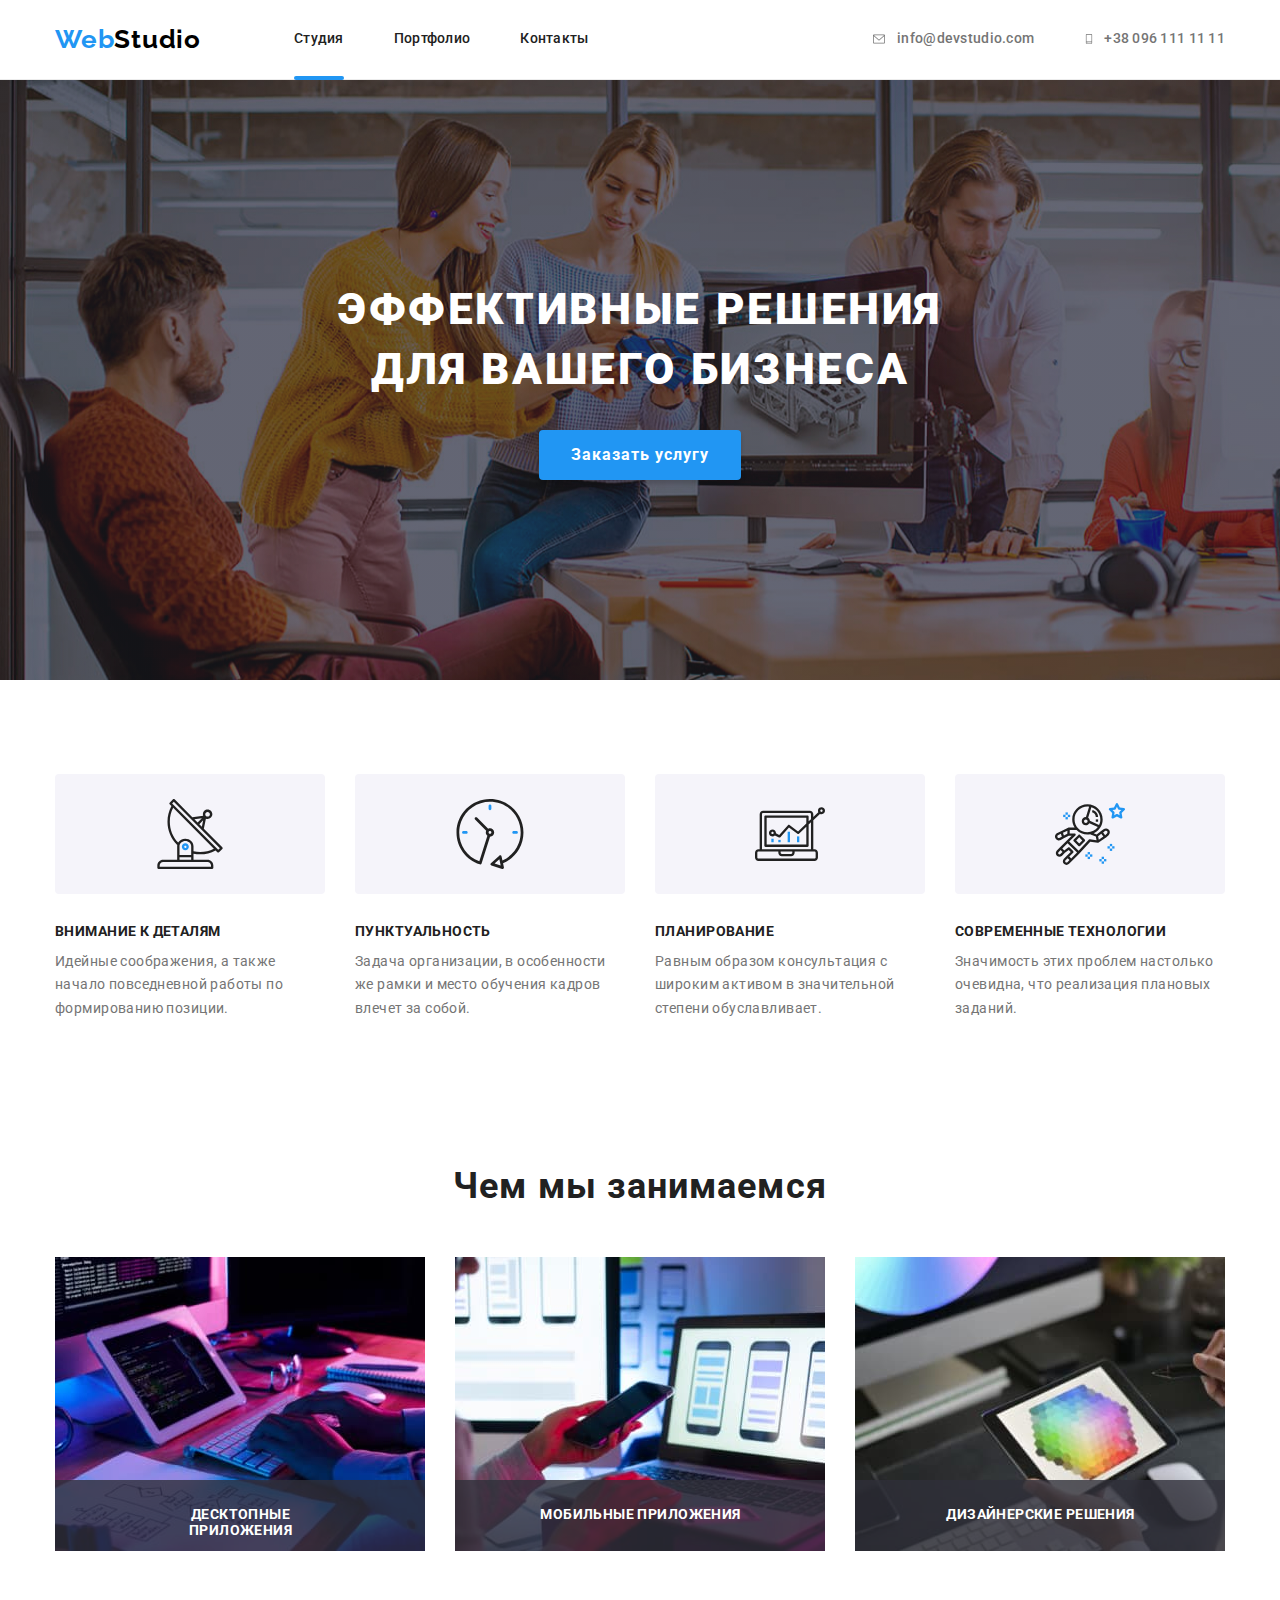
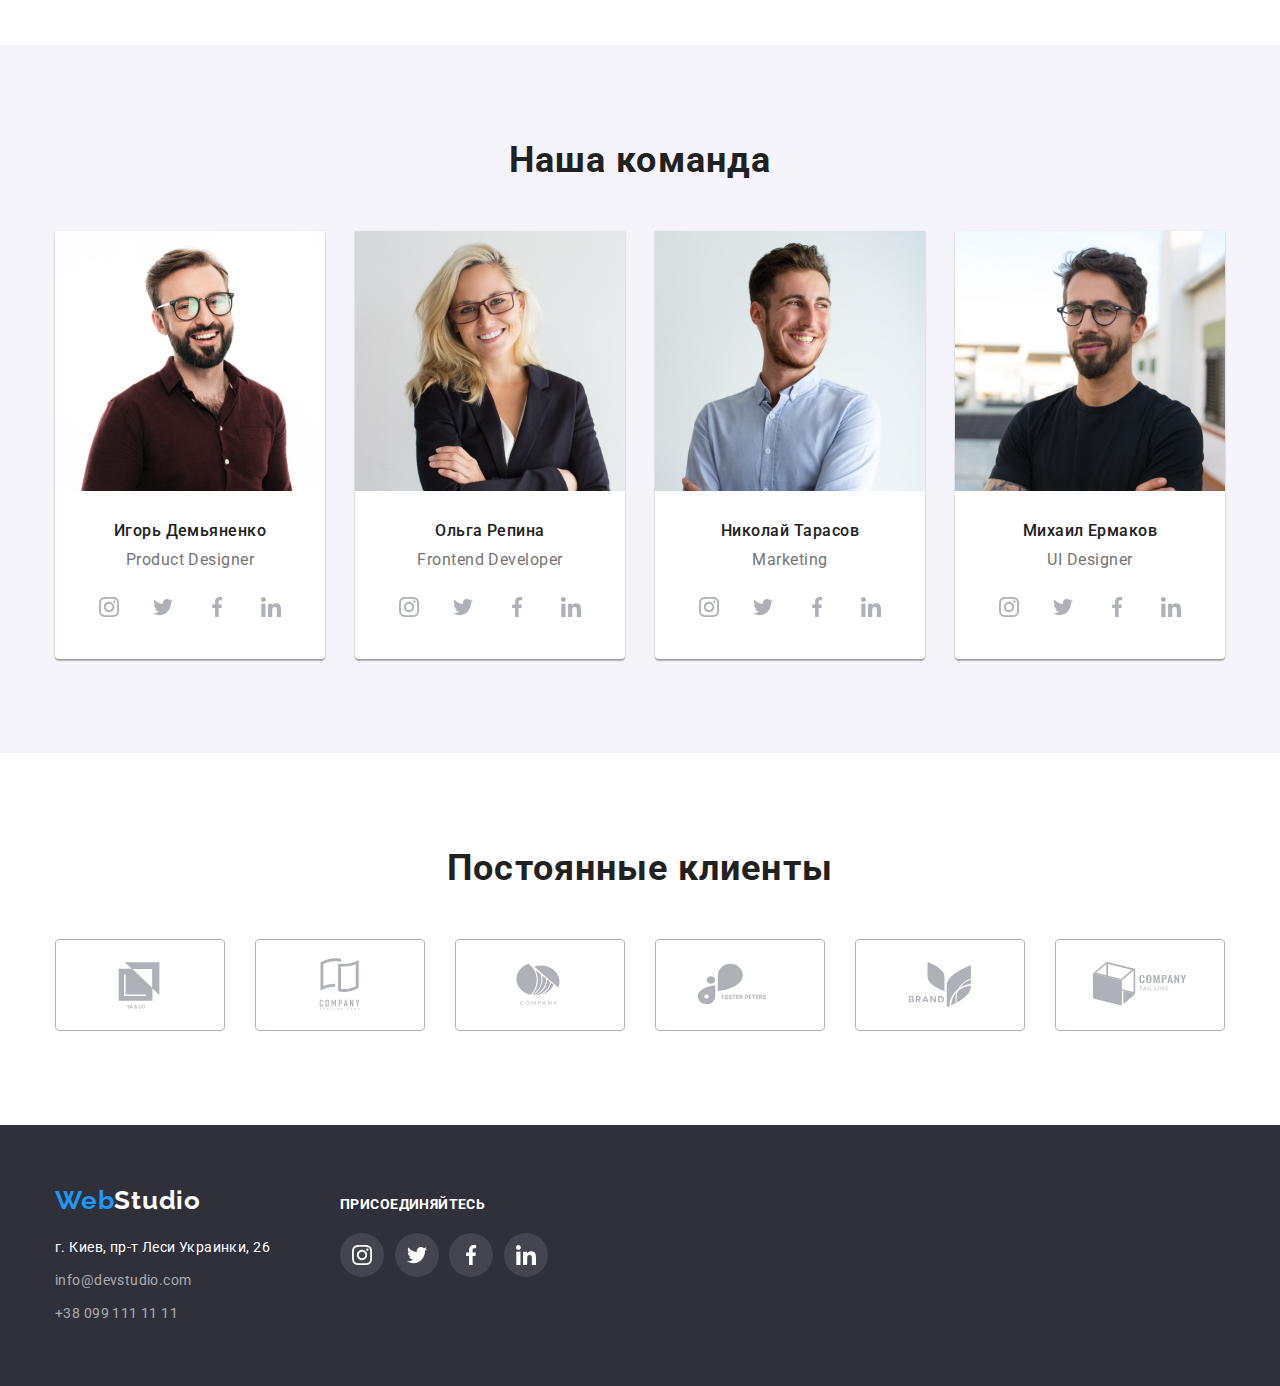
<file: index.html>
<!DOCTYPE html>
<html lang="ru">
<head>
    <meta charset="UTF-8">
    <meta http-equiv="X-UA-Compatible" content="IE=edge">
    <meta name="viewport" content="width=device-width, initial-scale=1.0">
    <title lang="en">WebStudio</title>
    <link rel="preconnect" href="https://fonts.googleapis.com">
    <link rel="preconnect" href="https://fonts.gstatic.com" crossorigin>
    <link href="https://fonts.googleapis.com/css2?family=Raleway:wght@700&family=Roboto:wght@400;500;700;900&display=swap"
        rel="stylesheet">
    <link rel="stylesheet" href="https://cdn.jsdelivr.net/npm/modern-normalize@1.1.0/modern-normalize.min.css">
    <link rel="stylesheet" href="./css/styles.css">
</head>
<body>
    <!-- Topline -->
    <header class="page-header">
        <div class="container page-header-container">
        <nav class="page-nav-header">
        <a class="logo link" href="">Web<span class="logo-color-b">Studio</span></a>
        <ul class="menu list">
            <li class="menu-item">
                <a class="menu-link current link" href="./index.html">Студия</a>
            </li>
            <li class="menu-item">
                <a class="menu-link link" href="./portfolio.html">Портфолио</a>
            </li>
            <li class="menu-item">
                <a class="menu-link link" href="#footer">Контакты</a>
            </li>
        </ul>
        </nav>
        <ul class="menu-contact list">
            <li class="menu-contact-item">    
        <a class="contact-mail link" href="mailto:info@devstudio.com">
            <svg class="email-icon" width="16" height="12">
                <use href="./img/icons/sprite.svg#icon-envelope"></use>
            </svg>
            info@devstudio.com</a>
            </li>
            <li class="menu-contact-item">    
        <a class="contact-phone link" href="tel:+380961111111">
            <svg class="phone-icon" width="10" height="16">
                <use href="./img/icons/sprite.svg#icon-smartphone"></use>
            </svg>
            +38 096 111 11 11</a>
            </li>
        </ul>
        </div>
    </header>
    <!-- /TopLine -->
    <main class="main-page">
        <!-- Hero -->
        <section class="hero">
            <div class="container">
            <h1 class="hero-title">Эффективные решения для вашего бизнеса</h1>
            <button class="modal-button" type="button" data-modal-open>Заказать услугу</button>
            </div>
        </section>
        <!-- /Hero -->
        <!-- Advantage -->
        <section class="advantage">
            <div class="container">
            <h2 hidden>Advantage</h2>
            <ul class="advantage-list">
                    <li class="advantage-item list">
                        <div class="advantage-container-icon">
                        <svg class="advantage-icon" width="70" height="70">
                            <use href="./img/icons/sprite.svg#icon-antenna"></use>
                        </svg>
                        </div>
                        <div class="advanrage-item-label">
                        <h3 class="advantage-title">Внимание к деталям</h3>
                        <p class="advantage-text">
                            Идейные соображения, а также начало повседневной работы по формированию позиции.
                        </p>
                        </div>
                    </li>
                    <li class="advantage-item list">
                        <div class="advantage-container-icon">
                        <svg class="advantage-icon" width="70" height="70">
                            <use href="./img/icons/sprite.svg#icon-clock"></use>
                        </svg>
                        </div>
                        <h3 class="advantage-title">Пунктуальность</h3>
                        <p class="advantage-text">
                            Задача организации, в особенности же рамки и место обучения кадров влечет за собой.
                        </p>
                    </li>
                    <li class="advantage-item list">
                        <div class="advantage-container-icon">
                        <svg class="advantage-icon" width="70" height="70">
                            <use href="./img/icons/sprite.svg#icon-diagram"></use>
                        </svg>
                        </div>
                        <h3 class="advantage-title">Планирование</h3>
                        <p class="advantage-text">
                            Равным образом консультация с широким активом в значительной степени обуславливает.
                        </p>
                    </li>
                    <li class="advantage-item list">
                        <div class="advantage-container-icon">
                        <svg class="advantage-icon" width="70" height="70">
                            <use href="./img/icons/sprite.svg#icon-astronaut"></use>
                        </svg>
                        </div>
                        <h3 class="advantage-title">Современные технологии</h3>
                        <p class="advantage-text">
                            Значимость этих проблем настолько очевидна, что реализация плановых заданий.
                        </p>
                    </li>
            </ul>
            </div>
        </section>
        <!-- /Advantage -->
        <!-- Occupation -->
        <section class="occupation">
            <div class="container">
            <h2 class="occupation-title">Чем мы занимаемся</h2>
            <ul class="occupation-list">
                <li class="occupation-item list">
                    <img class="occupation-img"
                    src="./img/occupation/photo-1.jpg" 
                    alt="фото гаджетов"
                    width="370"
                    height="294"
                    />
                    <p class="occupation-description">Десктопные приложения</p>
                </li>
                <li class="occupation-item list">
                    <img class="occupation-img"
                    src="./img/occupation/photo-2.jpg" 
                    alt="фото гаджетов"
                    width="370"
                    height="294"
                    />
                    <p class="occupation-description">Мобильные приложения</p>
                </li>
                <li class="occupation-item list">
                    <img class="occupation-img"
                    src="./img/occupation/photo-3.jpg" 
                    alt="фото гаджетов"
                    width="370"
                    height="294"
                    />
                    <p class="occupation-description">Дизайнерские решения</p>
                </li>
            </ul>
            </div>
        </section>
        <!-- /Occupation -->
        <!-- Team -->
        <section class="team">
            <div class="container">
            <h2 class="team-title">Наша команда</h2>
            <ul class="team-list">
                <li class="team-item list">
                    <img class="team-img"
                    src="./img/employees/photo-igor.jpg" 
                    alt="фото сотрудника" 
                    width="270" 
                    height="260"
                    />
                    <div class="team-card-name">
                    <h3 class="team-name">Игорь Демьяненко</h3>
                    <p lang="en" class="team-speciality">Product Designer</p>
                    <ul class="social-list list">
                        <li class="social-list-item">
                            <a href="" class="social-list-link">
                                <svg class="social-list-icon" width="20" height="20">
                                    <use href="./img/icons/sprite.svg#icon-instagram"></use>
                                </svg>
                            </a>
                        </li>
                        <li class="social-list-item">
                            <a href="" class="social-list-link">
                                <svg class="social-list-icon" width="20" height="20">
                                    <use href="./img/icons/sprite.svg#icon-twitter"></use>
                                </svg>
                            </a>
                        </li>
                        <li class="social-list-item">
                            <a href="" class="social-list-link">
                                <svg class="social-list-icon" width="20" height="20">
                                    <use href="./img/icons/sprite.svg#icon-facebook"></use>
                                </svg>
                            </a>
                        </li>
                        <li class="social-list-item">
                            <a href="" class="social-list-link">
                                <svg class="social-list-icon" width="20" height="20">
                                    <use href="./img/icons/sprite.svg#icon-linkedin"></use>
                                </svg>
                            </a>
                        </li>
                    </ul>                    
                    </div>
                </li>
                <li class="team-item list">
                    <img class="team-img"
                    src="./img/employees/photo-olga.jpg" 
                    alt="фото сотрудника" 
                    width="270" 
                    height="260" 
                    />
                    <div class="team-card-name">
                    <h3 class="team-name">Ольга Репина</h3>
                    <p lang="en" class="team-speciality">Frontend Developer</p>
                    <ul class="social-list list">
                        <li class="social-list-item">
                            <a href="" class="social-list-link">
                                <svg class="social-list-icon" width="20" height="20">
                                    <use href="./img/icons/sprite.svg#icon-instagram"></use>
                                </svg>
                            </a>
                        </li>
                        <li class="social-list-item">
                            <a href="" class="social-list-link">
                                <svg class="social-list-icon" width="20" height="20">
                                    <use href="./img/icons/sprite.svg#icon-twitter"></use>
                                </svg>
                            </a>
                        </li>
                        <li class="social-list-item">
                            <a href="" class="social-list-link">
                                <svg class="social-list-icon" width="20" height="20">
                                    <use href="./img/icons/sprite.svg#icon-facebook"></use>
                                </svg>
                            </a>
                        </li>
                        <li class="social-list-item">
                            <a href="" class="social-list-link">
                                <svg class="social-list-icon" width="20" height="20">
                                    <use href="./img/icons/sprite.svg#icon-linkedin"></use>
                                </svg>
                            </a>
                        </li>
                    </ul>
                    </div>
                </li>
                <li class="team-item list">
                    <img class="team-img"
                    src="./img/employees/photo-nikolay.jpg" 
                    alt="фото сотрудника" 
                    width="270" 
                    height="260" 
                    />
                    <div class="team-card-name">
                    <h3 class="team-name">Николай Тарасов</h3>
                    <p lang="en" class="team-speciality">Marketing</p>
                    <ul class="social-list list">
                        <li class="social-list-item">
                            <a href="" class="social-list-link">
                                <svg class="social-list-icon" width="20" height="20">
                                    <use href="./img/icons/sprite.svg#icon-instagram"></use>
                                </svg>
                            </a>
                        </li>
                        <li class="social-list-item">
                            <a href="" class="social-list-link">
                                <svg class="social-list-icon" width="20" height="20">
                                    <use href="./img/icons/sprite.svg#icon-twitter"></use>
                                </svg>
                            </a>
                        </li>
                        <li class="social-list-item">
                            <a href="" class="social-list-link">
                                <svg class="social-list-icon" width="20" height="20">
                                    <use href="./img/icons/sprite.svg#icon-facebook"></use>
                                </svg>
                            </a>
                        </li>
                        <li class="social-list-item">
                            <a href="" class="social-list-link">
                                <svg class="social-list-icon" width="20" height="20">
                                    <use href="./img/icons/sprite.svg#icon-linkedin"></use>
                                </svg>
                            </a>
                        </li>
                    </ul>
                    </div>
                </li>
                <li class="team-item list">
                    <img class="team-img"
                    src="./img/employees/photo-mikhail.jpg" 
                    alt="фото сотрудника" 
                    width="270" 
                    height="260" 
                    />
                    <div class="team-card-name">
                    <h3 class="team-name">Михаил Ермаков</h3>
                    <p lang="en" class="team-speciality">UI Designer</p>
                    <ul class="social-list list">
                        <li class="social-list-item">
                            <a href="" class="social-list-link">
                                <svg class="social-list-icon" width="20" height="20">
                                    <use href="./img/icons/sprite.svg#icon-instagram"></use>
                                </svg>
                            </a>
                        </li>
                        <li class="social-list-item">
                            <a href="" class="social-list-link">
                                <svg class="social-list-icon" width="20" height="20">
                                    <use href="./img/icons/sprite.svg#icon-twitter"></use>
                                </svg>
                            </a>
                        </li>
                        <li class="social-list-item">
                            <a href="" class="social-list-link">
                                <svg class="social-list-icon" width="20" height="20">
                                    <use href="./img/icons/sprite.svg#icon-facebook"></use>
                                </svg>
                            </a>
                        </li>
                        <li class="social-list-item">
                            <a href="" class="social-list-link">
                                <svg class="social-list-icon" width="20" height="20">
                                    <use href="./img/icons/sprite.svg#icon-linkedin"></use>
                                </svg>
                            </a>
                        </li>
                    </ul>
                    </div>
                </li>
            </ul>
            </div>
        </section>
        <!-- /Team -->
    </main> 
    <!-- Clients -->
    <section class="client">
        <div class="container">
            <h2 class="client-title">Постоянные клиенты</h2>
            <ul class="client-list list">
                <li class="client-list-item">
                    <a href="" class="client-list-link">
                        <svg class="client-list-icon" width="106" height="60">
                            <use href="./img/icons/sprite.svg#icon-client-1"></use>
                        </svg>
                    </a>
                </li>
                <li class="client-list-item">
                    <a href="" class="client-list-link">
                        <svg class="client-list-icon" width="106" height="60">
                            <use href="./img/icons/sprite.svg#icon-client-2"></use>
                        </svg>
                    </a>
                </li>
                <li class="client-list-item">
                    <a href="" class="client-list-link">
                        <svg class="client-list-icon" width="106" height="60">
                            <use href="./img/icons/sprite.svg#icon-client-3"></use>
                        </svg>
                    </a>
                </li>
                <li class="client-list-item">
                    <a href="" class="client-list-link">
                        <svg class="client-list-icon" width="106" height="60">
                            <use href="./img/icons/sprite.svg#icon-client-4"></use>
                        </svg>
                    </a>
                </li>
                <li class="client-list-item">
                    <a href="" class="client-list-link">
                        <svg class="client-list-icon" width="106" height="60">
                            <use href="./img/icons/sprite.svg#icon-client-5"></use>
                        </svg>
                    </a>
                </li>
                <li class="client-list-item">
                    <a href="" class="client-list-link">
                        <svg class="client-list-icon" width="106" height="60">
                            <use href="./img/icons/sprite.svg#icon-client-6"></use>
                        </svg>
                    </a>
                </li>
            </ul>
        </div>
    </section>
    <!-- /Clients -->
    <!-- Basement -->
    <footer class="basement" id="footer">
        <div class="container basement-main">
        <div class="basement-container">
        <a class="basement-logo link" href="index.html">Web<span class="logo-color-w">Studio</span></a>
        <address class="address-link">
            <ul class="basement-list">
                <li class="basement-item list">
                    <a class="basement-adress link" 
                    href="https://goo.gl/maps/5LEuU3C4eVdGZg488" 
                    target="_blank" 
                    rel="noopener noreferrer">г. Киев, пр-т Леси Украинки, 26</a
                    >
                </li>
                <li class="basement-item list">
                    <a class="basement-contact-mail link" href="mailto:info@devstudio.com">info@devstudio.com</a>
                </li>
                <li class="basement-item list">
                    <a class="basement-contact-phone link" href="tel:+380991111111">+38 099 111 11 11</a>
                </li>
            </ul>
        </address>
        </div>
        <div class="basement-social">
            <p class="basement-invitation">ПРИСОЕДИНЯЙТЕСЬ</p>
            <ul class="basement-social-list list">
                <li class="basement-social-item">
                    <a href="" class="basement-social-link">
                        <svg class="basement-social-icon" width="20" height="20">
                            <use href="./img/icons/sprite.svg#icon-instagram"></use>
                        </svg>
                    </a>
                </li>
                <li class="basement-social-item">
                    <a href="" class="basement-social-link">
                        <svg class="basement-social-icon" width="20" height="20">
                            <use href="./img/icons/sprite.svg#icon-twitter"></use>
                        </svg>
                    </a>
                </li>
                <li class="basement-social-item">
                    <a href="" class="basement-social-link">
                        <svg class="basement-social-icon" width="20" height="20">
                            <use href="./img/icons/sprite.svg#icon-facebook"></use>
                        </svg>
                    </a>
                </li>
                <li class="basement-social-item">
                    <a href="" class="basement-social-link">
                        <svg class="basement-social-icon" width="20" height="20">
                            <use href="./img/icons/sprite.svg#icon-linkedin"></use>
                        </svg>
                    </a>
                </li>
            </ul>
        </div>
        </div>
    </footer>
    <!-- /Basement -->
    <!-- Modal window -->
    <div class="backdrop is-hidden" data-modal>
        <div class="modal">
            <button type="button" class="modal-close-button" data-modal-close>
                <svg class="modal-close-button-icon" width="18" height="18">
                    <use href="./img/icons/sprite.svg#icon-close-modal"></use>
                </svg>
            </button>
        </div>
    </div>
    <!-- /Modal window -->
    <!-- Script open-close modal window -->
    <script src="./js/modal.js"></script>
    <!-- /Script open-close modal window -->
</body>
</html>
</file>
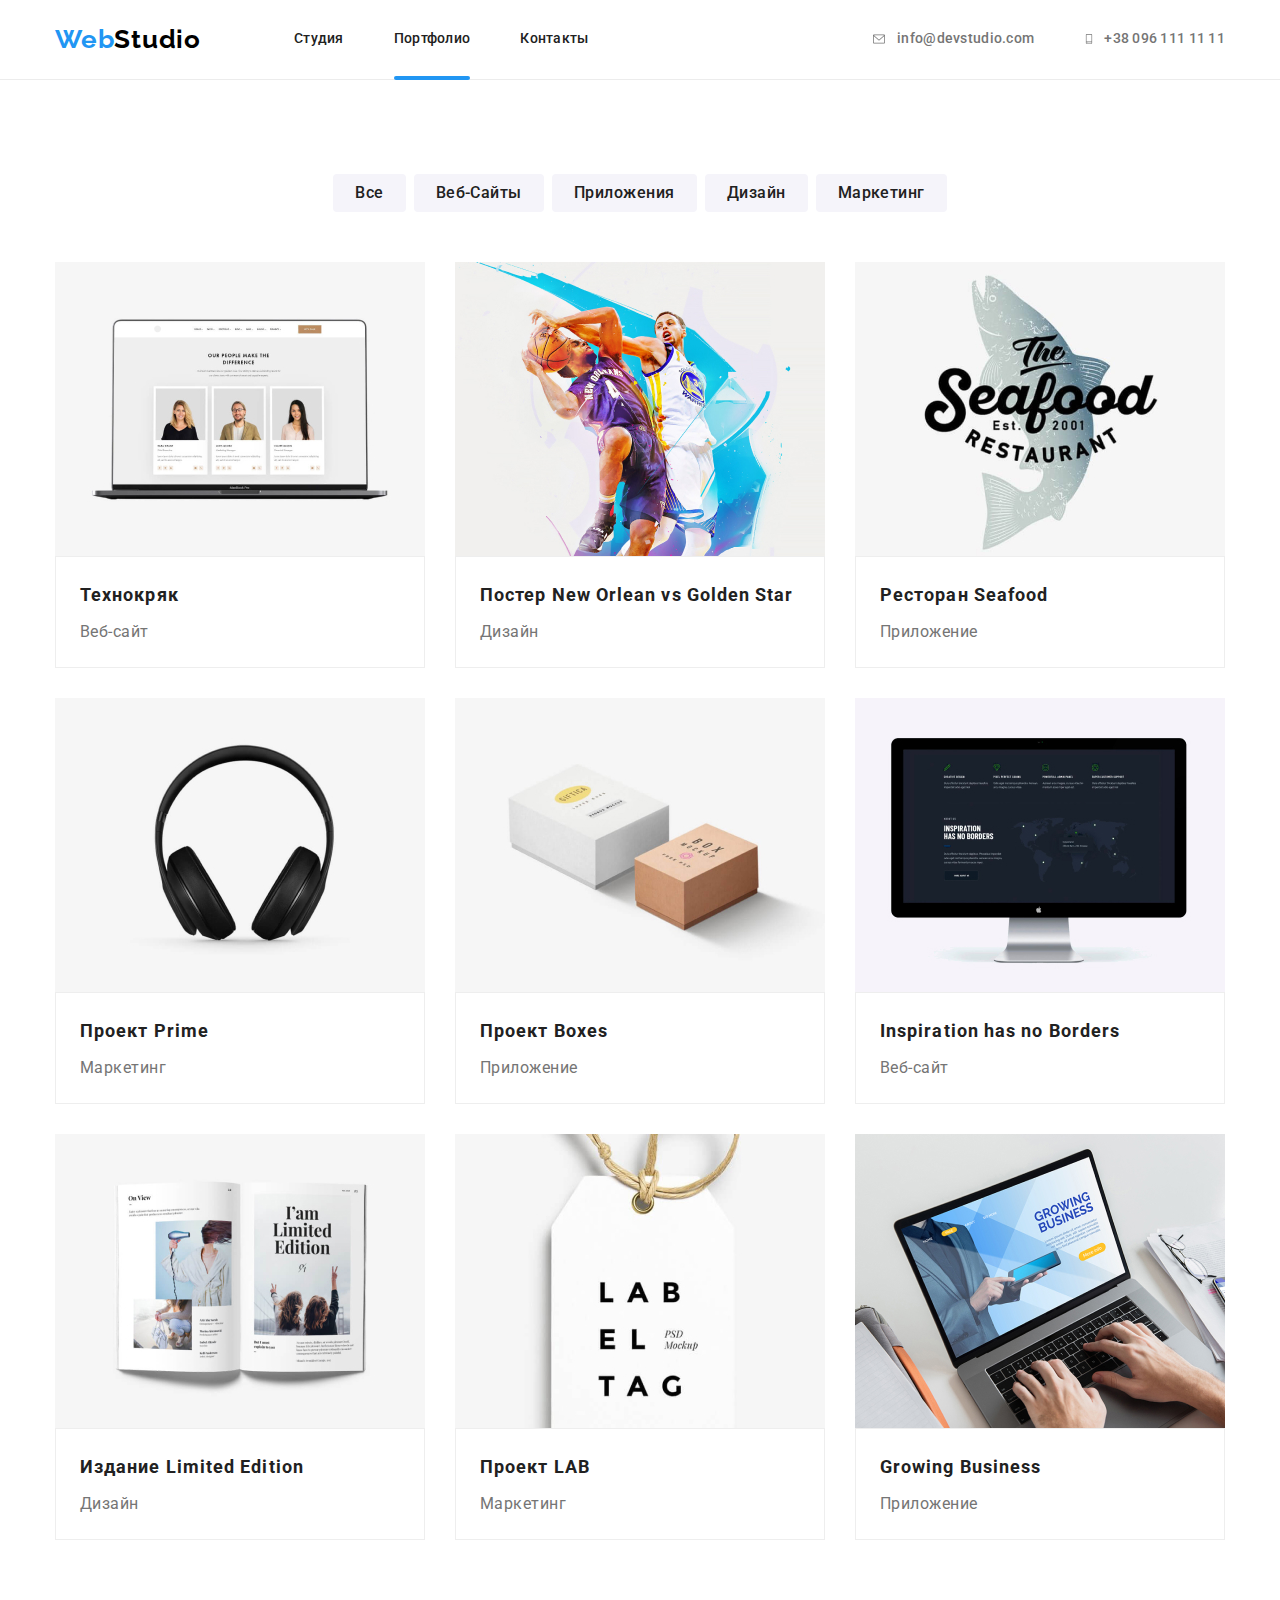
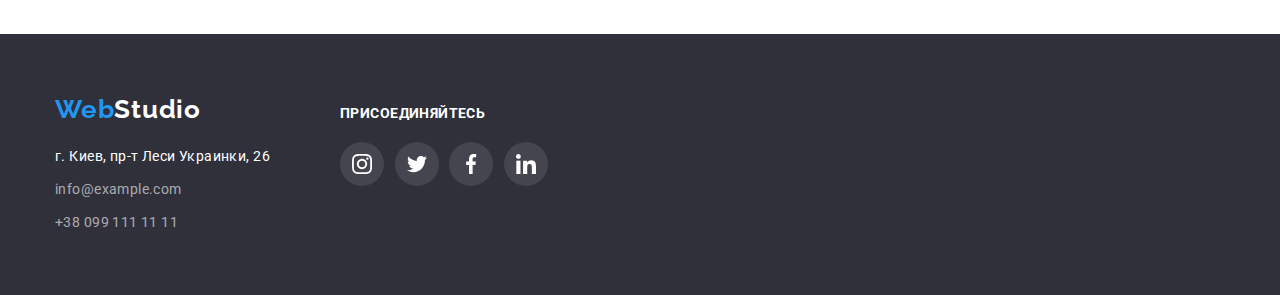
<file: portfolio.html>
<!DOCTYPE html>
<html lang="ru">
<head>
    <meta charset="UTF-8">
    <meta http-equiv="X-UA-Compatible" content="IE=edge">
    <meta name="viewport" content="width=device-width, initial-scale=1.0">
    <title>Portfolio</title>
    <link rel="preconnect" href="https://fonts.googleapis.com">
    <link rel="preconnect" href="https://fonts.gstatic.com" crossorigin>
    <link href="https://fonts.googleapis.com/css2?family=Raleway:wght@700&family=Roboto:wght@400;500;700;900&display=swap"
        rel="stylesheet">
    <link rel="stylesheet" href="https://cdn.jsdelivr.net/npm/modern-normalize@1.1.0/modern-normalize.min.css">
    <link rel="stylesheet" href="./css/styles.css">
</head>
<body>
    <!-- TopLine -->
    <header class="page-header">
        <div class="container page-header-container">
            <nav class="page-nav-header">
                <a class="logo link" href="index.html">Web<span class="logo-color-b">Studio</span></a>
                <ul class="menu list">
                    <li class="menu-item">
                        <a class="menu-link link" href="./index.html">Студия</a>
                    </li>
                    <li class="menu-item">
                        <a class="menu-link current link" href="./portfolio.html">Портфолио</a>
                    </li>
                    <li class="menu-item">
                        <a class="menu-link link" href="#footer">Контакты</a>
                    </li>
                </ul>
            </nav>
            <ul class="menu-contact list">
                <li class="menu-contact-item">
                    <a class="contact-mail link" href="mailto:info@devstudio.com">
                        <svg class="email-icon" width="16" height="12">
                            <use href="./img/icons/sprite.svg#icon-envelope"></use>
                        </svg>
                        info@devstudio.com</a>
                </li>
                <li class="menu-contact-item">
                    <a class="contact-phone link" href="tel:+380961111111">
                        <svg class="phone-icon" width="10" height="16">
                            <use href="./img/icons/sprite.svg#icon-smartphone"></use>
                        </svg>
                        +38 096 111 11 11</a>
                </li>
            </ul>
        </div>
    </header>
    <!-- /TopLine -->
        <section class="portfolio">
            <div class="container">
            <h1 hidden>Портфолио</h1>
            <!-- Button filter -->
        <ul class="menu-button list">
            <li class="menu-button-item">
                <button class="modal-button-filter" type="button">Все</button>
            </li>
            <li class="menu-button-item">
                <button class="modal-button-filter" type="button">Веб-Сайты</button>
            </li>
            <li class="menu-button-item">
                <button class="modal-button-filter" type="button">Приложения</button>
            </li>
            <li class="menu-button-item">
                <button class="modal-button-filter" type="button">Дизайн</button>
            </li>
            <li class="menu-button-item">
                <button class="modal-button-filter" type="button">Маркетинг</button>
            </li>
        </ul>
            <!-- /Button filter -->
            <!-- Portfolio list -->
        <ul class="portfolio-list">
            <li class="portfolio-item list">
                <a href="#" class="portfolio-link-wrapper link">
                <div class="portfolio-img-wrapper">
                <img class="portfolio-img" 
                src="./img/portfolio/photo-techno.jpg" 
                alt="изображение портфолио"
                width="370"
                height="294"
                >
                <p class="overlay">Ресурс предлагает комплексные предложения с разным уровнем функционала и сервисов. Все это позволит посетителю получить
                исчерпывающие сведения о компании или частном лице.</p>
                </div>
                <div class="portfolio-proect-name">
                <h2 class="portfolio-proect">Технокряк</h2>
                <p class="portfolio-proect-item">Веб-сайт</p>
                </div>
                </a>
            </li>
            <li class="portfolio-item list">
                <a href="#" class="portfolio-link-wrapper link">
                    <div class="portfolio-img-wrapper">
                <img class="portfolio-img" 
                src="./img/portfolio/photo-orlean.jpg" 
                alt="изображение портфолио"
                width="370"
                height="294"
                >
                <p class="overlay">Ресурс предлагает комплексные предложения с разным уровнем функционала и сервисов. Все это позволит посетителю получить 
                исчерпывающие сведения о компании или частном лице.</p>
                </div>
                <div class="portfolio-proect-name">
                <h2 class="portfolio-proect">Постер <span lang="en">New Orlean vs Golden Star</span>
                </h2>
                <p class="portfolio-proect-item">Дизайн</p>
                </div>
                </a>
            </li>
            <li class="portfolio-item list">
                <a href="#" class="portfolio-link-wrapper link">
                    <div class="portfolio-img-wrapper">
                <img class="portfolio-img" 
                src="./img/portfolio/photo-seafood.jpg" 
                alt="изображение портфолио"
                width="370"
                height="294"
                >
                <p class="overlay">Ресурс предлагает комплексные предложения с разным уровнем функционала и сервисов. Все это позволит посетителю получить 
                исчерпывающие сведения о компании или частном лице.</p>
                </div>
                <div class="portfolio-proect-name">
                <h2 class="portfolio-proect">Ресторан <span lang="en">Seafood</span>
                </h2>
                <p class="portfolio-proect-item">Приложение</p>
                </div>
                </a>
            </li>
            <li class="portfolio-item list">
                <a href="#" class="portfolio-link-wrapper link">
                    <div class="portfolio-img-wrapper">
                <img class="portfolio-img" 
                src="./img/portfolio/photo-prime.jpg" 
                alt="изображение портфолио"
                width="370"
                height="294"
                >
                <p class="overlay">Ресурс предлагает комплексные предложения с разным уровнем функционала и сервисов. Все это позволит посетителю получить 
                исчерпывающие сведения о компании или частном лице.</p>
                </div>
                <div class="portfolio-proect-name">
                <h2 class="portfolio-proect">Проект <span lang="en">Prime</span>
                </h2>
                <p class="portfolio-proect-item">Маркетинг</p>
                </div>
                </a>
            </li>
            <li class="portfolio-item list">
                <a href="#" class="portfolio-link-wrapper link">
                    <div class="portfolio-img-wrapper">
                <img class="portfolio-img" 
                src="./img/portfolio/photo-boxes.jpg" 
                alt="изображение портфолио"
                width="370"
                height="294"
                >
                <p class="overlay">Ресурс предлагает комплексные предложения с разным уровнем функционала и сервисов. Все это позволит посетителю получить 
                исчерпывающие сведения о компании или частном лице.</p>
                </div>
                <div class="portfolio-proect-name">
                <h2 class="portfolio-proect">Проект <span lang="en">Boxes</span>
                </h2>
                <p class="portfolio-proect-item">Приложение</p>
                </div>
                </a>
            </li>
            <li class="portfolio-item list">
                <a href="#" class="portfolio-link-wrapper link">
                    <div class="portfolio-img-wrapper">
                <img class="portfolio-img" 
                src="./img/portfolio/photo-inspiration.jpg" 
                alt="изображение портфолио"
                width="370"
                height="294"
                >
                <p class="overlay">Ресурс предлагает комплексные предложения с разным уровнем функционала и сервисов. Все это позволит посетителю получить 
                исчерпывающие сведения о компании или частном лице.</p>
                </div>
                <div class="portfolio-proect-name">
                <h2 class="portfolio-proect" lang="en">Inspiration has no Borders</h2>
                <p class="portfolio-proect-item">Веб-сайт</p>
                </div>
                </a>
            </li>
            <li class="portfolio-item list">
                <a href="#" class="portfolio-link-wrapper link">
                    <div class="portfolio-img-wrapper">
                <img class="portfolio-img" 
                src="./img/portfolio/photo-limited.jpg" 
                alt="изображение портфолио"
                width="370"
                height="294"
                >
                <p class="overlay">Ресурс предлагает комплексные предложения с разным уровнем функционала и сервисов. Все это позволит посетителю получить 
                исчерпывающие сведения о компании или частном лице.</p>
                </div>
                <div class="portfolio-proect-name">
                <h2 class="portfolio-proect">Издание <span lang="en">Limited Edition</span>
                </h2>
                <p class="portfolio-proect-item">Дизайн</p>
                </div>
                </a>
            </li>
            <li class="portfolio-item list">
                <a href="#" class="portfolio-link-wrapper link">
                    <div class="portfolio-img-wrapper">
                <img class="portfolio-img" 
                src="./img/portfolio/photo-lab.jpg" 
                alt="изображение портфолио"
                width="370"
                height="294"
                >
                <p class="overlay">Ресурс предлагает комплексные предложения с разным уровнем функционала и сервисов. Все это позволит посетителю получить 
                исчерпывающие сведения о компании или частном лице.</p>
                </div>
                <div class="portfolio-proect-name">
                <h2 class="portfolio-proect">Проект <span lang="en">LAB</span>
                </h2>
                <p class="portfolio-proect-item">Маркетинг</p>
                </div>
                </a>
            </li>
            <li class="portfolio-item list">
                <a href="#" class="portfolio-link-wrapper link">
                    <div class="portfolio-img-wrapper">
                <img class="portfolio-img" 
                src="./img/portfolio/photo-growing.jpg" 
                alt="изображение портфолио"
                width="370"
                height="294"
                >
                <p class="overlay">Ресурс предлагает комплексные предложения с разным уровнем функционала и сервисов. Все это позволит посетителю получить 
                исчерпывающие сведения о компании или частном лице.</p>
                </div>
                <div class="portfolio-proect-name">
                <h2 class="portfolio-proect" lang="en">Growing Business</h2>
                <p class="portfolio-proect-item">Приложение</p>
                </div>
                </a>
            </li>
        </ul>
            </div>
        </section>
        <!-- /Portfolio list -->
    <!-- Basement -->
    <footer class="basement" id="footer">
        <div class="container basement-main">
            <div class="basement-container">
                <a class="basement-logo link" href="index.html">Web<span class="logo-color-w">Studio</span></a>
                <address class="address-link">
                    <ul class="basement-list">
                        <li class="basement-item list">
                            <a class="basement-adress link" href="https://goo.gl/maps/5LEuU3C4eVdGZg488" target="_blank"
                                rel="noopener noreferrer">г. Киев, пр-т Леси Украинки, 26</a>
                        </li>
                        <li class="basement-item list">
                            <a class="basement-contact-mail link" href="mailto:info@example.com">info@example.com</a>
                        </li>
                        <li class="basement-item list">
                            <a class="basement-contact-phone link" href="tel:+380991111111">+38 099 111 11 11</a>
                        </li>
                    </ul>
                </address>
            </div>
            <div class="basement-social">
                <p class="basement-invitation">ПРИСОЕДИНЯЙТЕСЬ</p>
                <ul class="basement-social-list list">
                    <li class="basement-social-item">
                        <a href="" class="basement-social-link">
                            <svg class="basement-social-icon" width="20" height="20">
                                <use href="./img/icons/sprite.svg#icon-instagram"></use>
                            </svg>
                        </a>
                    </li>
                    <li class="basement-social-item">
                        <a href="" class="basement-social-link">
                            <svg class="basement-social-icon" width="20" height="20">
                                <use href="./img/icons/sprite.svg#icon-twitter"></use>
                            </svg>
                        </a>
                    </li>
                    <li class="basement-social-item">
                        <a href="" class="basement-social-link">
                            <svg class="basement-social-icon" width="20" height="20">
                                <use href="./img/icons/sprite.svg#icon-facebook"></use>
                            </svg>
                        </a>
                    </li>
                    <li class="basement-social-item">
                        <a href="" class="basement-social-link">
                            <svg class="basement-social-icon" width="20" height="20">
                                <use href="./img/icons/sprite.svg#icon-linkedin"></use>
                            </svg>
                        </a>
                    </li>
                </ul>
            </div>
        </div>
    </footer>
    <!-- /Basement -->
</body>
</html>
</file>
<file: css/styles.css>
html {
    scroll-behavior: smooth;
}

body {
    font-family: var(--primary-font);
}

h1, h2, h3, h4, p {
    margin-top: 0;
    margin-bottom: 0;
}

ul {
    margin-top: 0;
    margin-bottom: 0;
    padding-left: 0;
}

img {
    display: block;
}

button {
    cursor: pointer;
}

address {
    font-style: normal;
}

:root {
    --primary-font: 'Roboto', sans-serif;
    --secondary-font: 'Raleway', sans-serif;
    --accent-color: #2196F3;
    --transition-duration-and-func: 250ms cubic-bezier(0.4, 0, 0.2, 1);
}

.list {
    list-style: none;
    margin: 0;
    padding-left: 0;
}

.link {
    text-decoration: none;
}

.container {
    width: 1200px;
    margin-right: auto;
    margin-left: auto;
    padding-right: 15px;
    padding-left: 15px;
}

/*-- TopLine --*/
.page-header {
    padding-top: 24px;
    padding-bottom: 24px;
    border-bottom:  1px solid #ECECEC;
}

.page-header-container {
    display: flex;
    align-items: center;
}

.page-nav-header {
    display: flex;
    align-items: center;
}

/* Active link header */
.menu-link {
    position: relative;
    display: block;
    font-weight: 500;
    font-size: 14px;
    line-height: 1.14;
    letter-spacing: 0.02em;
    color: var(--accent-color);
    transition: color var(--transition-duration-and-func);
}
.current::after {
    position: absolute;
    content: '';
    left: 0;
    bottom: 0;
    border-radius: 2px;
    width: 100%;
    height: 4px;
    background-color: var(--accent-color);
    border-radius: 2px;
    transition: background-color var(--transition-duration-and-func);
    bottom:-33px;
}
.current {
    color: rgba(33, 33, 33, 1);
}
.menu-link.current:hover:after {
    background-color: var(--accent-color);
}

.email-icon,
.phone-icon {
    transition: fill var(--transition-duration-and-func);
}

.contact-mail,
.contact-phone {
    transition: color var(--transition-duration-and-func);
}
/* /Active link header */

.logo {
    font-weight: 700;
    font-size: 26px;
    line-height: 1.19;
    letter-spacing: 0.03em;
    color: var(--accent-color);
    margin-right: 93px;
    font-family: var(--secondary-font);
}

.logo-color-b {
    color: #000000;
}

.logo-color-w {
    color: #FFFFFF
}

.menu, .menu-contact{
    display: flex;
    align-items: center;
}

.menu-item:not(:last-child) {
    margin-right: 50px;
}

.menu-contact {
    display: flex;
    margin-left: auto;
}

.menu-contact-item:not(:last-child) {
    margin-right: 50px;
}

.menu-link {
    font-size: 14px;
    line-height: 1.14;
    letter-spacing: 0.02em;
    color: #212121;
    font-weight: 500;
}

.menu-link:hover,
.menu-link:focus {
    color: var(--accent-color);
}

.contact-mail {
    display: flex;
    align-items: center;
    font-size: 14px;
    line-height: 1.14;
    letter-spacing: 0.02em;
    color: rgba(117, 117, 117, 1);
    font-weight: 500;
}

.contact-mail:hover,
.contact-mail:focus,
.email-icon:hover {
    color: var(--accent-color);
}

.contact-phone {
    display: flex;
    align-items: center;
    font-size: 14px;
    line-height: 1.14;
    letter-spacing: 0.02em;
    color: rgba(117, 117, 117, 1);
    font-weight: 500;
    
}

.contact-phone:hover,
.contact-phone:focus {
    color: var(--accent-color);
}

.email-icon,
.phone-icon {
    margin-right: 10px;
    fill: rgba(117, 117, 117, 1);
}

.menu-contact-item:hover .email-icon,
.menu-contact-item:focus .email-icon {
    fill: var(--accent-color);
}

.contact-mail:hover .email-icon,
.contact-mail:focus .email-icon {
    fill: var(--accent-color);
}

.menu-contact-item:hover .phone-icon,
.menu-contact-item:focus .phone-icon {
    fill: var(--accent-color);
}

.contact-phone:hover .phone-icon,
.contact-phone:focus .phone-icon {
    fill: var(--accent-color);
}
/*-- /TopLine --*/

/*-- Hero --*/
.hero {
    max-width: 1600px;
    padding-top: 200px;
    padding-bottom: 200px;
    margin-right: auto;
    margin-left: auto;
    text-align: center;
    background-image: linear-gradient(rgba(47, 48, 58, 0.4), rgba(47, 48, 58, 0.4)), 
        url('../img/hero/hero-bg.jpg');
    background-size: cover;
    background-color: #C4C4C4;
}

.hero-title {
    width: 696px;
    font-weight: 900;
    font-size: 44px;
    line-height: 1.36;
    letter-spacing: 0.06em;
    text-transform: uppercase;
    color: #FFFFFF;
    margin-bottom: 30px;
    margin-right: auto;
    margin-left: auto;
}

.modal-button {    
    font-size: 16px;
    font-family: inherit;
    line-height: 1.88;
    letter-spacing: 0.06em;
    color: #FFFFFF;
    background: var(--accent-color);
    box-shadow: 0px 4px 4px rgba(0, 0, 0, 0.15);
    border-radius: 4px;
    border: none;
    display: inline-block;
    height: 50px;
    padding: 10px 32px;
    font-weight: 700;
    transition: color var(--transition-duration-and-func), 
                background-color var(--transition-duration-and-func);
}

.modal-button:hover,
.modal-button:focus {
    color: var(--accent-color);
    background: #FFFFFF;
}
/*-- /Hero --*/

/*-- Advantage --*/
.advantage {
    padding-top: 94px;
    padding-bottom: 94px;
}

.advantage-list {
    display: flex;
    gap: 30px;
}

.advantage-item {
    width: 270px;
}

.advantage-container-icon {
    display: flex;
    justify-content: center;
    align-items: center;
    height: 120px;
    margin-bottom: 30px;
    background: #F5F4FA;
    border-radius: 4px;
}

.advantage-title {
    font-size: 14px;
    line-height: 1.14;
    letter-spacing: 0.03em;
    text-transform: uppercase;
    margin-bottom: 10px;
    color: #212121;
    font-weight: 700;
}

.advantage-text {
    line-height: 1.71;
    letter-spacing: 0.03em;
    height: 75px;
    color: #757575;
    font-size: 14px;
}
/*-- /Advantage --*/

/*-- Occupation --*/
.occupation {
    padding-top: 46px;
    padding-bottom: 94px;
}

.occupation-title {
    font-size: 36px;
    line-height: 1.17;
    text-align: center;
    letter-spacing: 0.03em;
    margin-bottom: 50px;
    color: #212121;
    font-weight: 700;
}

.occupation-list {
    display: flex;
    flex-wrap: wrap;
    gap: 30px;
}

.occupation-item {
    flex-basis: calc((100% - 60px) / 3);
    position: relative;
}

.occupation-description {
    font-weight: 700;
    font-size: 14px;
    line-height: 1.14;
    text-align: center;
    letter-spacing: 0.03em;
    text-transform: uppercase;
    color: #FFFFFF;
    background-color: rgba(47, 48, 58, 0.8);
    padding: 27px 82px 27px 83px;
    position: absolute;
    left: 0;
    bottom: 0;
    width: 100%;
    height: 24%;
}
/*-- /Occupation --*/

/*-- Team --*/
.team {
    padding-top: 94px;
    padding-bottom: 94px;
    background: #F5F4FA;
    margin-right: auto;
    margin-left: auto;
}

.team-title {
    font-size: 36px;
    line-height: 1.17;
    text-align: center;
    letter-spacing: 0.03em;
    color: #212121;
    margin-bottom: 50px;
    font-weight: 700;
}

.team-list {
    display: flex;
    flex-wrap: wrap;
    gap: 30px;
}

.team-item {
    flex-basis: calc((100% - 90px) / 4);
    box-shadow: 0px 1px 3px rgba(0, 0, 0, 0.12), 
                0px 1px 1px rgba(0, 0, 0, 0.14), 
                0px 2px 1px rgba(0, 0, 0, 0.2);
    border-radius: 0px 0px 4px 4px;
    background-color: #FFFFFF;
}

.team-card-name {
    padding-top: 30px;
    padding-bottom: 30px;
}

.team-name {
    font-size: 16px;
    line-height: 1.19;
    text-align: center;
    letter-spacing: 0.03em;
    color: #212121;
    margin-bottom: 10px;
    font-weight: 500;
}

.team-speciality {
    text-align: center;
    letter-spacing: 0.03em;
    color: #757575;
    line-height: 1.19;
    margin-bottom: 16px;
}

.social-list {
    display: flex;
    justify-content: center;
    gap: 10px;
}

.social-list-link {
    display: flex;
    justify-content: center;
    align-items: center;
    width: 44px;
    height: 44px;
    border-radius: 50%;
    background-color: #FFFFFF;
    transition: background-color var(--transition-duration-and-func);
}

.social-list-link:hover,
.social-list-link:focus {
    background-color: var(--accent-color);
}

.social-list-icon {
    fill: #AFB1B8;
    transition: fill var(--transition-duration-and-func);
}

.social-list-link:hover .social-list-icon,
.social-list-link:focus .social-list-icon {
    fill: #FFFFFF;
}
/*-- /Team --*/

/*-- Clients --*/
.client {
    padding-top: 94px;
    padding-bottom: 94px;
}

.client-title {
    font-weight: 700;
    font-size: 36px;
    line-height: 1.17;
    text-align: center;
    letter-spacing: 0.03em;
    color: #212121;
    margin-bottom: 50px;
}

.client-list {
    display: flex;
    justify-content: space-between;
    align-items: center;
}

.client-list-link {
    display: flex;
    justify-content: center;
    align-items: center;
    width: 170px;
    height: 92px;
    border: 1px solid rgba(175, 177, 184, 1);
    border-radius: 4px;
    transition: border-color var(--transition-duration-and-func);
}

.client-list-icon {
    fill: #AFB1B8;
    transition: fill var(--transition-duration-and-func);
}

.client-list-item:hover .client-list-icon,
.client-list-item:focus .client-list-icon {
    fill: var(--accent-color);
}

.client-list-link:hover,
.client-list-link:focus .client-list-icon {
    fill: var(--accent-color);
    border-color: var(--accent-color);
}
/*-- /Clients --*/

/*-- Basement --*/
.basement {
    margin-right: auto;
    margin-left: auto;
    background: #2F303A;
    padding-top: 60px;
    padding-bottom: 60px;
}

.basement-main {
    display: flex;
    align-items: baseline;
}

.basement-container {
    display: flex;
    flex-direction: column;
    margin-right: 70px;
}

.basement-logo {
    font-weight: 700;
    font-size: 26px;
    line-height: 1.19;
    letter-spacing: 0.03em;
    color: var(--accent-color);
    font-family: var(--secondary-font);
    margin-bottom: 20px;
}

.basement-item:not(:last-child) {
    margin-bottom: 9px;
}

.basement-adress {
    font-size: 14px;
    line-height: 1.71;
    letter-spacing: 0.03em;
    color: #FFFFFF;
    font-weight: 400;
    transition: color var(--transition-duration-and-func);
}

.basement-contact-mail, 
.basement-contact-phone {
    font-size: 14px;
    line-height: 1.71;
    letter-spacing: 0.03em;
    color: rgba(255, 255, 255, 0.6);
    font-weight: 400;
    transition: color var(--transition-duration-and-func);
}

.basement-adress:hover,
.basement-adress:focus,
.basement-contact-mail:hover,
.basement-contact-mail:focus,
.basement-contact-phone:hover,
.basement-contact-phone:focus {
    color: var(--accent-color);
}

.basement-invitation {
    font-weight: 700;
    font-size: 14px;
    line-height: 1.14;
    letter-spacing: 0.03em;
    text-transform: uppercase;
    color: #FFFFFF;
    margin-bottom: 20px;
}

.basement-social-list {
    display: flex;
    justify-content: space-between;
    width: 208px;
    gap: 10px;
}

.basement-social-link {
    display: flex;
    justify-content: center;
    align-items: center;
    width: 44px;
    height: 44px;
    border-radius: 50%;
    background-color: rgba(255, 255, 255, 0.1);
    transition: background-color var(--transition-duration-and-func);
}

.basement-social-icon {
    fill: #FFFFFF;
}

.basement-social-link:hover,
.basement-social-link:focus {
    background-color: var(--accent-color);
}
/*-- /Basement --*/

/*-- Button filter --*/
.portfolio {
    padding-top: 94px;
    padding-bottom: 94px;
}

.menu-button {
    display: flex;
    justify-content: center;
    margin-bottom: 50px;
}

.menu-button-item:not(:last-child) {
    margin-right: 8px;
}

.menu-button-item:hover,
.modal-button-filter:focus {
    box-shadow: 0px 3px 1px rgba(0, 0, 0, 0.1),
                0px 1px 2px rgba(0, 0, 0, 0.08),
                0px 2px 2px rgba(0, 0, 0, 0.12);
    transition: box-shadow var(--transition-duration-and-func);
}

.modal-button-filter {
    font-size: 16px;
    font-family: inherit;
    line-height: 1.62;
    text-align: center;
    letter-spacing: 0.03em;
    color: #212121;
    background: #F5F4FA;
    border-radius: 4px;
    font-weight: 500;
    border: none;
    padding: 6px 22px;
    transition: color var(--transition-duration-and-func);
    transition: background-color var(--transition-duration-and-func);
    transition: box-shadow var(--transition-duration-and-func);
}

/*.modal-button-filter:active {
    color: #FFFFFF;
    background: var(--accent-color);  
    transition: background-color var(--transition-duration-and-func);
}*/

.modal-button-filter:hover,
.modal-button-filter:focus {
    color: #FFFFFF;
    background: var(--accent-color); 
    transition: background-color var(--transition-duration-and-func);
}
/*-- /Button filter --*/

/*-- Portfolio list --*/
.portfolio-list {
    display: flex;
    flex-wrap: wrap;
    gap: 30px;  
}

.portfolio-item {
    flex-basis: calc((100% - 60px) / 3);
}

.portfolio-link-wrapper {
    display: block;
}

.portfolio-img-wrapper {
    position: relative;
    overflow: hidden;
}

.overlay {
    position: absolute;
    overflow: auto;
    transform: translate(0, 100%);
    transition: var(--transition-duration-and-func);
    left: 0;
    top: 0;
    width: 100%;
    height: 100%;
    font-size: 18px;
    line-height: 1.56;
    letter-spacing: 0.03em;
    padding: 63px 24px;
    color: rgba(255, 255, 255, 1);
    background-color: rgba(33, 150, 243, 0.9);
}

.portfolio-link-wrapper:hover .overlay,
.portfolio-link-wrapper:focus .overlay {
    transform: translate(0, 0);
}

.portfolio-item:hover {
    box-shadow: 0px 1px 1px rgba(0, 0, 0, 0.12),
                0px 4px 4px rgba(0, 0, 0, 0.06),
                1px 4px 6px rgba(0, 0, 0, 0.16);
    transition: box-shadow var(--transition-duration-and-func);
}

.portfolio-proect {
    font-weight: 700;
    font-size: 18px;
    line-height: 2.0;
    letter-spacing: 0.06em;
    margin-bottom: 4px;
    color: #212121;
}

.portfolio-proect-item {
    line-height: 1.88;
    letter-spacing: 0.03em;
    color: #757575;
}

.portfolio-proect-name {
    padding-top: 20px;
    padding-bottom: 20px;
    background: #FFFFFF;
    border: 1px solid #EEEEEE;
    padding-right: 24px;
    padding-left: 24px;
}

/*-- /Portfolio list --*/

/*-- Modal window --*/
.backdrop {
    position: fixed;
    z-index: 100;
    top: 0;
    left: 0;
    width: 100%;
    height: 100%;
    background-color: rgba(0, 0, 0, 0.2);
    transition: opacity var(--transition-duration-and-func),
                visibility var(--transition-duration-and-func);
}

.backdrop.is-hidden {
    opacity: 0;
    visibility: hidden;
    pointer-events: none;
}

.modal {
    position: absolute;
    top: 50%;
    left: 50%;
    transform: translate(-50%, -50%);
    width: 528px;
    height: 581px;
    background-color: rgb(255, 255, 255);
}

.modal-close-button {
    position: absolute;
    top: 10px;
    right: 10px;
    display: flex;
    justify-content: center;
    align-items: center;
    width: 30px;
    height: 30px;
    border-radius: 50%;
    background-color: transparent;
    border: 1px solid rgba(0, 0, 0, 0.1);
    padding: 0;
    transition: color var(--transition-duration-and-func);
}

.modal-close-button:hover,
.modal-close-button:focus {
    border-color: var(--accent-color);
    box-shadow: 0px 2px 1px rgba(0, 0, 0, 0.2)
}

.modal-close-button:hover .modal-close-button-icon,
.modal-close-button:focus .modal-close-button-icon {
    fill: var(--accent-color);
}
/*-- /Modal window --*/
</file>
